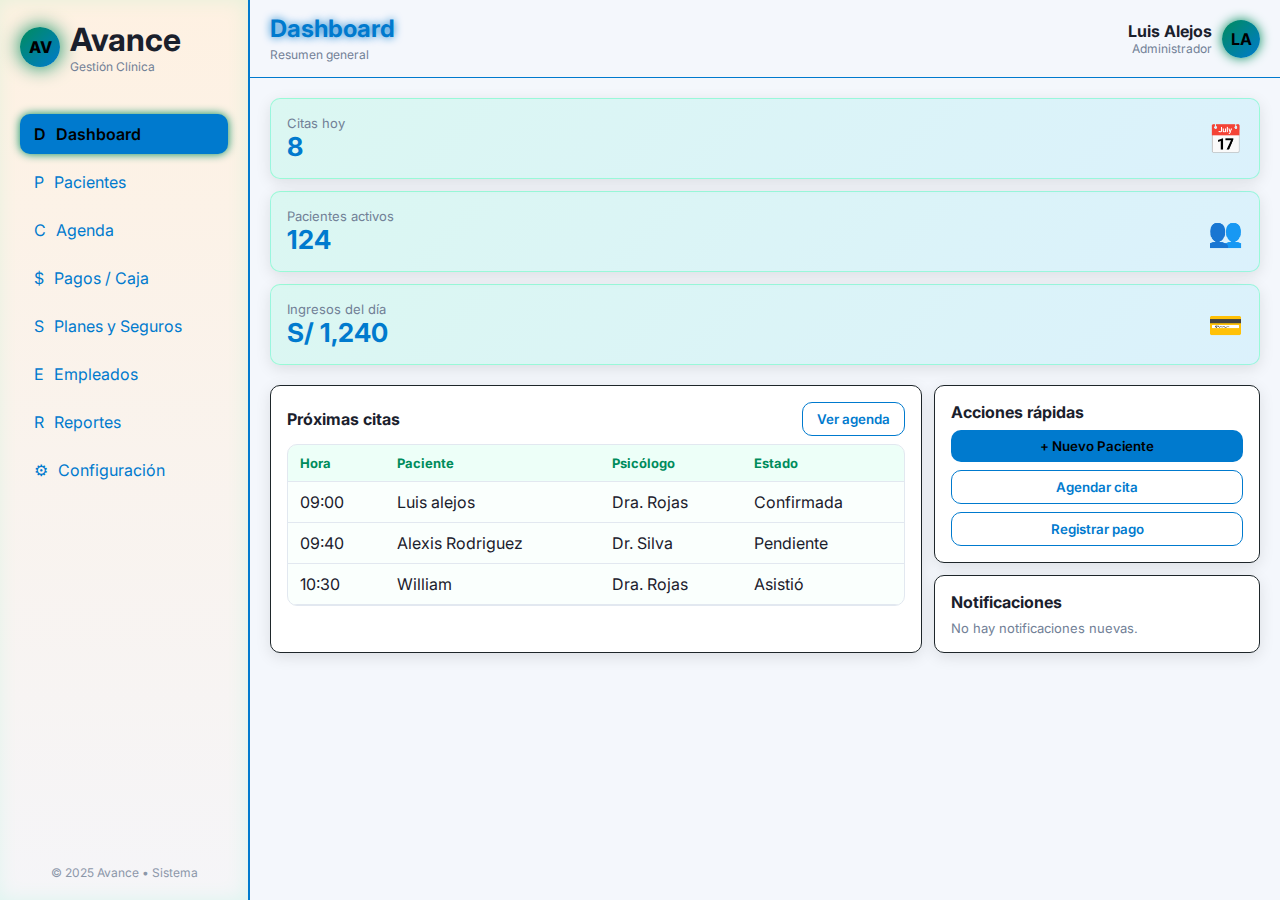
<file: index.html>
<!doctype html>
<html lang="es">
<head>
  <meta charset="utf-8" />
  <meta name="viewport" content="width=device-width,initial-scale=1" />
  <title>Prototipo - Consultorio Psicológico (SPA)</title>

  <!-- Fuente (opcional): Inter desde Google Fonts -->
  <link href="https://fonts.googleapis.com/css2?family=Inter:wght@300;400;600;700&display=swap" rel="stylesheet">

  <!-- Enlace al CSS externo -->
  <link rel="stylesheet" href="styles.css">
  <script src="index.js" defer></script>
</head>
<body>
  <div class="app" id="app">
    <!-- SIDEBAR -->
    <aside class="sidebar" role="navigation" aria-label="Main sidebar">
      <div class="brand">
        <div class="logo">AV</div>
        <div>
          <h1>Avance</h1>
          <div style="font-size:12px;color:var(--muted)">Gestión Clínica</div>
        </div>
      </div>

      <nav class="nav" id="menu">
        <div class="nav-item active" data-target="dashboard"><div class="nav-icon">D</div><div>Dashboard</div></div>
        <div class="nav-item" data-target="pacientes"><div class="nav-icon">P</div><div>Pacientes</div></div>
        <div class="nav-item" data-target="agenda"><div class="nav-icon">C</div><div>Agenda</div></div>
        <div class="nav-item" data-target="pagos"><div class="nav-icon">$</div><div>Pagos / Caja</div></div>
        <div class="nav-item" data-target="planes"><div class="nav-icon">S</div><div>Planes y Seguros</div></div>
        <div class="nav-item" data-target="empleados"><div class="nav-icon">E</div><div>Empleados</div></div>
        <div class="nav-item" data-target="reportes"><div class="nav-icon">R</div><div>Reportes</div></div>
        <div class="nav-item" data-target="config"><div class="nav-icon">⚙</div><div>Configuración</div></div>
      </nav>

      <div class="sidebar-footer">© 2025 Avance • Sistema</div>
    </aside>

    <!-- MAIN -->
    <main class="main" role="main">
      <header class="topbar">
        <div class="page-title">
          <h2 id="pageTitle">Dashboard</h2>
          <span id="pageSubtitle">Resumen general</span>
        </div>
        <div class="userbox">
          <div style="text-align:right">
            <div style="font-weight:700">Luis Alejos</div>
            <div style="font-size:12px;color:var(--muted)">Administrador</div>
          </div>
          <div class="avatar">LA</div>
        </div>
      </header>

      <section class="content">
        <!-- DASHBOARD VIEW -->
        <div id="dashboard" class="view active" role="region" aria-label="Dashboard">
          <div class="grid">
            <div class="card kpi">
              <div>
                <div class="label">Citas hoy</div>
                <div class="value">8</div>
              </div>
              <div style="font-size:28px;color:var(--accent)">📅</div>
            </div>
            <div class="card kpi">
              <div>
                <div class="label">Pacientes activos</div>
                <div class="value">124</div>
              </div>
              <div style="font-size:28px;color:#0ea5a4">👥</div>
            </div>
            <div class="card kpi">
              <div>
                <div class="label">Ingresos del día</div>
                <div class="value">S/ 1,240</div>
              </div>
              <div style="font-size:28px;color:#f59e0b">💳</div>
            </div>
          </div>

          <div class="grid" style="grid-template-columns:2fr 1fr">
            <div class="card">
              <div style="display:flex;justify-content:space-between;align-items:center;margin-bottom:8px">
                <strong>Próximas citas</strong>
                <button class="btn ghost" onclick="goTo('agenda')">Ver agenda</button>
              </div>
              <div class="table-wrap">
                <table>
                  <thead><tr><th>Hora</th><th>Paciente</th><th>Psicólogo</th><th>Estado</th></tr></thead>
                  <tbody>
                    <tr><td>09:00</td><td>Luis alejos</td><td>Dra. Rojas</td><td>Confirmada</td></tr>
                    <tr><td>09:40</td><td>Alexis Rodriguez</td><td>Dr. Silva</td><td>Pendiente</td></tr>
                    <tr><td>10:30</td><td>William </td><td>Dra. Rojas</td><td>Asistió</td></tr>
                  </tbody>
                </table>
              </div>
            </div>

            <div>
              <div class="card" style="margin-bottom:12px">
                <strong>Acciones rápidas</strong>
                <div style="display:flex;flex-direction:column;gap:8px;margin-top:8px">
                  <button class="btn" onclick="goTo('pacientes')">+ Nuevo Paciente</button>
                  <button class="btn ghost" onclick="goTo('agenda')">Agendar cita</button>
                  <button class="btn ghost" onclick="goTo('pagos')">Registrar pago</button>
                </div>
              </div>

              <div class="card">
                <strong>Notificaciones</strong>
                <div style="font-size:13px;color:var(--muted);margin-top:8px">No hay notificaciones nuevas.</div>
              </div>
            </div>
          </div>
        </div>

        <!-- PACIENTES VIEW -->
        <div id="pacientes" class="view" role="region" aria-label="Pacientes">
          <div style="display:flex;justify-content:space-between;align-items:center;margin-bottom:12px">
            <div>
              <h3 style="margin:0">Pacientes</h3>
              <div style="font-size:13px;color:var(--muted)">Buscar, crear y administrar pacientes</div>
            </div>
            <div style="display:flex;gap:8px;align-items:center">
              <input id="buscarPaciente" placeholder="Buscar por nombre o DNI" style="padding:8px 10px;border-radius:8px;border:1px solid var(--border);min-width:260px" />
              <button class="btn" onclick="openNewPatient()">+ Nuevo Paciente</button>
            </div>
          </div>

          <div class="table-wrap">
            <table>
              <thead><tr><th>#</th><th>Nombre completo</th><th>DNI</th><th>Plan</th><th>Últ. cita</th><th>Acciones</th></tr></thead>
              <tbody id="patientsTable">
                <tr>
                  <td>1</td>
                  <td>Alexis Rodriguez</td>
                  <td>87654321</td>
                  <td>Plan 10 sesiones</td>
                  <td>2025-10-02</td>
                  <td><button class="btn ghost" onclick="viewProfile(1)">Ver</button></td>
                </tr>
                <tr>
                  <td>2</td>
                  <td>William</td>
                  <td>71234567</td>
                  <td>-</td>
                  <td>2025-09-28</td>
                  <td><button class="btn ghost" onclick="viewProfile(2)">Ver</button></td>
                </tr>
              </tbody>
            </table>
          </div>
        </div>

        <!-- AGENDA VIEW -->
        <div id="agenda" class="view" role="region" aria-label="Agenda">
          <div style="display:flex;justify-content:space-between;align-items:center;margin-bottom:12px">
            <div>
              <h3 style="margin:0">Agenda de Citas</h3>
              <div style="font-size:13px;color:var(--muted)">Vista semanal / mensual</div>
            </div>
            <div>
              <button class="btn" onclick="openNewAppointment()">+ Agendar cita</button>
            </div>
          </div>

          <div class="card">
            <strong>Calendario (vista simplificada)</strong>
            <div style="margin-top:10px;color:var(--muted)">Este prototipo no integra calendario real; aquí se muestra una vista mock de la semana.</div>
            <div style="display:flex;gap:12px;margin-top:12px">
              <div style="flex:1;background:#f3f4f7;padding:12px;border-radius:8px;border:1px solid var(--border)">
                <div style="font-weight:700;margin-bottom:8px">Lunes</div>
                <div style="padding:8px 6px;border-radius:6px;background:#027515d8;border:1px dashed #e6eef9">09:00 - Juan Pérez - Dra. Rojas</div>
                <div style="padding:8px 6px;border-radius:6px;background:#fff;margin-top:8px;border:1px dashed #e6eef9">11:00 - María T. - Dr. Silva</div>
              </div>
              <div style="flex:1;background:#fbfcff;padding:12px;border-radius:8px;border:1px solid var(--border)">
                <div style="font-weight:700;margin-bottom:8px">Martes</div>
                <div style="padding:8px 6px;border-radius:6px;background:#fff;border:1px dashed #e6eef9">09:30 - Carlos D. - Dra. Rojas</div>
              </div>
              <div style="flex:1;background:#fbfcff;padding:12px;border-radius:8px;border:1px solid var(--border)">
                <div style="font-weight:700;margin-bottom:8px">Miércoles</div>
                <div style="padding:8px 6px;border-radius:6px;background:#fff;border:1px dashed #e6eef9">10:00 - Ana L. - Dr. Silva</div>
              </div>
            </div>
          </div>
        </div>

        <!-- PAGOS VIEW -->
      <div id="pagos" class="view" role="region" aria-label="Pagos">
          <div style="display:flex;justify-content:space-between;align-items:center;margin-bottom:12px">
            <div>
              <h3 style="margin:0">Pagos / Caja</h3>
              <div style="font-size:13px;color:var(--muted)">Registrar y consultar pagos</div>
            </div>
            <div><button class="btn" onclick="openPaymentModal()">+ Registrar pago</button></div>
          </div>

          <div class="card">
            <div style="display:flex;justify-content:space-between;align-items:center">
              <strong>Transacciones recientes</strong>
              <div style="font-size:13px;color:var(--muted)">Caja abierta: S/ 200.00</div>
            </div>
            <div style="margin-top:12px">
              <table>
                <thead><tr><th>Fecha</th><th>Paciente</th><th>Concepto</th><th>Monto</th><th>Método</th></tr></thead>
                <tbody>
                  <tr><td>2025-10-10</td><td>Juan Pérez</td><td>Sesión</td><td>S/ 120.00</td><td>Tarjeta</td></tr>
                  <tr><td>2025-10-10</td><td>María Torres</td><td>Plan 5 sesiones</td><td>S/ 450.00</td><td>Transferencia</td></tr>
                </tbody>
              </table>
            </div>
          </div>
        </div>

        <!-- PLANES VIEW -->
        <div id="planes" class="view" role="region" aria-label="Planes">
          <div style="display:flex;justify-content:space-between;align-items:center;margin-bottom:12px">
            <div>
              <h3 style="margin:0">Planes y Seguros</h3>
              <div style="font-size:13px;color:var(--muted)">Administrar planes y convenios</div>
            </div>
            <div><button class="btn" onclick="openNewPlan()">+ Nuevo plan</button></div>
          </div>

          <div style="display:grid;grid-template-columns:repeat(2,1fr);gap:12px">
            <div class="card">
              <strong>Plan 10 sesiones</strong>
              <div style="color:var(--muted);margin-top:6px">S/ 900 • Vigencia 6 meses</div>
              <div style="margin-top:12px"><button class="btn ghost">Editar</button></div>
            </div>

            <div class="card">
              <strong>Plan 5 sesiones</strong>
              <div style="color:var(--muted);margin-top:6px">S/ 500 • Vigencia 3 meses</div>
              <div style="margin-top:12px"><button class="btn ghost">Editar</button></div>
            </div>
          </div>
        </div>

        <!-- EMPLEADOS VIEW -->
        <div id="empleados" class="view" role="region" aria-label="Empleados">
          <div style="display:flex;justify-content:space-between;align-items:center;margin-bottom:12px">
            <div>
              <h3 style="margin:0">Empleados</h3>
              <div style="font-size:13px;color:var(--muted)">Psychólogos, Recepcionistas y Cajeros</div>
            </div>
            <div><button class="btn" onclick="openNewEmployee()">+ Nuevo empleado</button></div>
          </div>

          <div class="table-wrap">
            <table>
              <thead><tr><th>#</th><th>Nombre</th><th>Cargo</th><th>Teléfono</th><th>Acciones</th></tr></thead>
              <tbody>
                <tr><td>1</td><td>Dra. María Rojas</td><td>Psicólogo</td><td>987654321</td><td><button class="btn ghost">Editar</button></td></tr>
                <tr><td>2</td><td>Diego Ramos</td><td>Cajero</td><td>987111222</td><td><button class="btn ghost">Editar</button></td></tr>
              </tbody>
            </table>
          </div>
        </div>

        <!-- REPORTES VIEW -->
        <div id="reportes" class="view" role="region" aria-label="Reportes">
          <div style="display:flex;justify-content:space-between;align-items:center;margin-bottom:12px">
            <div><h3 style="margin:0">Reportes</h3><div style="font-size:13px;color:var(--muted)">Generar reportes y exportar</div></div>
            <div><button class="btn">Exportar CSV</button></div>
          </div>
          <div class="card">
            <div style="display:flex;gap:12px">
              <div style="flex:1">
                <label style="display:block;font-weight:600;margin-bottom:6px">Rango de fechas</label>
                <input type="date" style="padding:8px;border-radius:8px;border:1px solid var(--border)" />
              </div>
              <div style="flex:1">
                <label style="display:block;font-weight:600;margin-bottom:6px">Tipo</label>
                <select style="padding:8px;border-radius:8px;border:1px solid var(--border)"><option>Financiero</option><option>Pacientes</option></select>
              </div>
              <div style="flex:1;display:flex;align-items:end;justify-content:flex-end">
                <button class="btn">Generar</button>
              </div>
            </div>
          </div>
        </div>

        <!-- CONFIG VIEW -->
        <div id="config" class="view" role="region" aria-label="Configuración">
          <div style="display:flex;justify-content:space-between;align-items:center;margin-bottom:12px">
            <div><h3 style="margin:0">Configuración</h3><div style="font-size:13px;color:var(--muted)">Ajustes del sistema</div></div>
          </div>
          <div class="card">
            <strong>Usuarios y roles</strong>
            <div style="margin-top:8px;color:var(--muted)">Gestiona usuarios del sistema (no hay operaciones reales en este prototipo)</div>
          </div>
        </div>

      </section>
    </main>
  </div>

  <!-- Simple modals & JS functions (non-persistent prototypes) -->
  <script>
  </script>
</body>
</html>
</file>
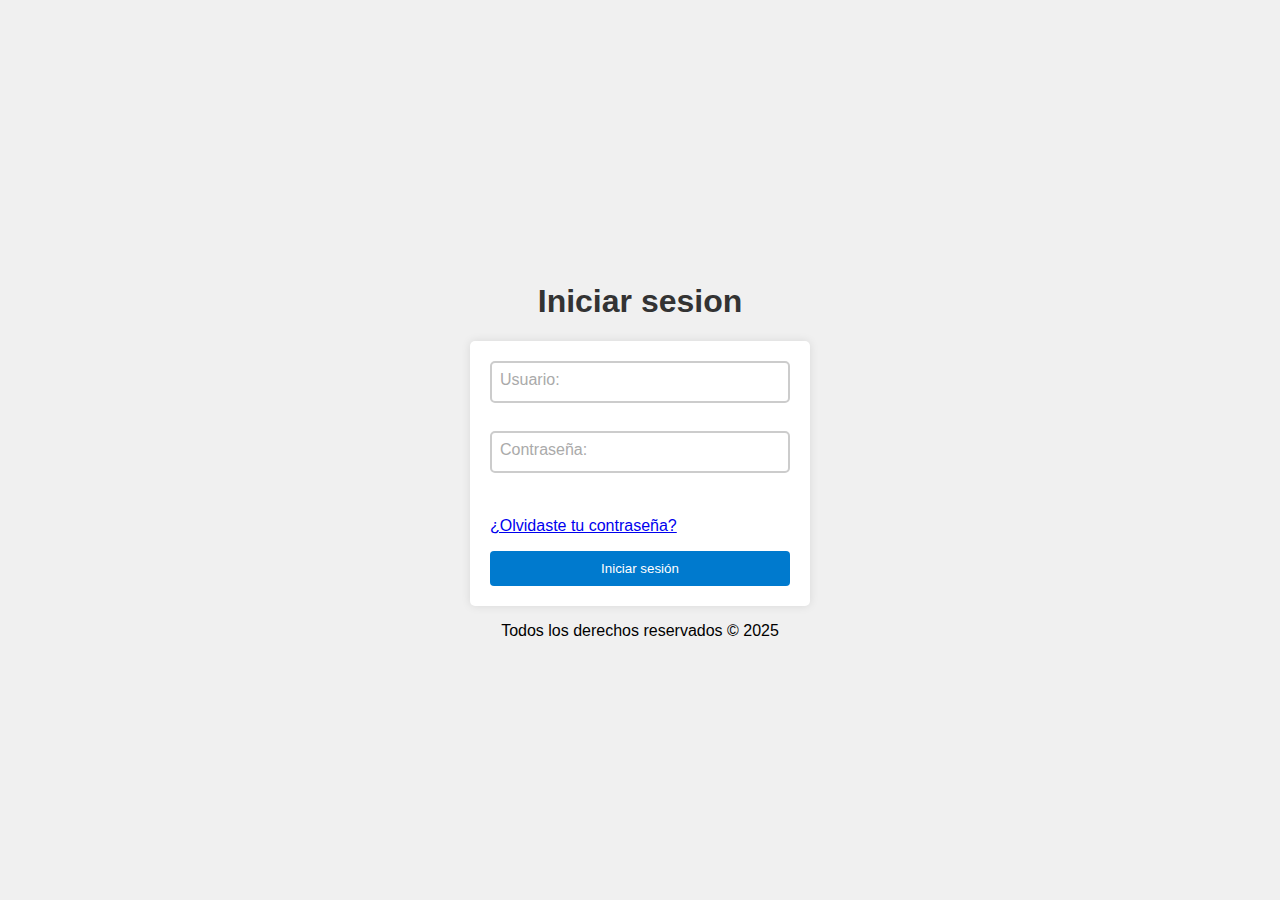
<file: login.html>
<!DOCTYPE html>
<html lang="en">
<head>
    <meta charset="UTF-8">
    <meta name="viewport" content="width=device-width, initial-scale=1.0">
    <title>Iniciar sesion</title>
</head>
<body>
    <style>

        :root {
            --bg: #f4f7fc;               /* fondo base muy claro */
            --sidebar-bg: #ffffff;       /* fondo del menú blanco */
            --card-bg: #ffffff;          /* tarjetas blancas */
            --text: #1a202c;             /* texto principal oscuro */
            --muted: #718096;            /* texto secundario grisáceo */
            --border: #e2e8f0;           /* bordes sutiles y claros */
            --accent: #008c5c;           /* verde vibrante (menos neón) */
            --accent2: #007ace;          /* azul clásico y fuerte */
            --danger: #e53e3e;           /* rojo de alerta */
            --radius: 10px;
            --shadow: 0 4px 15px rgba(0,0,0,0.1);
        }
    
        body {
            font-family: Arial, sans-serif;
            background-color: #f0f0f0;
            display: flex;
            flex-direction: column;
            align-items: center;
            justify-content: center;
            height: 100vh;
            margin: 0;
        }
        h1 {
            color: #333;
        }
        form {
            background-color: #fff;
            padding: 20px;
            border-radius: 5px;
            box-shadow: 0 0 10px rgba(0, 0, 0, 0.1);
        }
        label {
            display: block;
            margin-bottom: 8px;
            color: #555;
        }
        input {
            
            padding: 8px;
            margin-bottom: 10px;
            border: 1px solid #ccc;
            border-radius: 4px;
        }
        button {
            width: 100%;
            padding: 10px;
            background-color: var(--accent2);
            color: white;
            border: none;
            border-radius: 4px;
            cursor: pointer;
        }
        button:hover {
            background-color: var(--danger);
        }

        .input-container {
    position: relative; 
    width: 300px;
}


.input-field {
    width: 100%;
    padding: 10px;
    font-size: 16px;
    border: 2px solid #ccc;
    border-radius: 5px;
    outline: none; /* Quitamos el borde al hacer foco */
    background-color: transparent; /* Fondo transparente para ver el label detrás */
    box-sizing: border-box; /* Para que el padding no afecte el ancho total */
}

.input-label {
    position: absolute; /* Se posiciona relativo al .input-container */
    top: 10px;
    left: 10px;
    font-size: 16px;
    color: #aaa;
    pointer-events: none; /* Permite hacer clic "a través" del label al input */
    transition: all 0.2s ease-in-out; /* La animación suave */
}

.input-field:focus + .input-label,
.input-field:not(:placeholder-shown) + .input-label {
    top: -10px; /* Mueve el label hacia arriba */
    left: 8px;
    font-size: 12px; /* Lo hace más pequeño */
    color: #007bff; /* Cambia de color para dar feedback */
    background-color: #f0f2f5; /* Mismo color del fondo para "cortar" el borde */
    padding: 0 5px;
}


.input-field:focus {
    border-color: #007bff;
}
    </style>
    <header>
        <div>
            <svg viewBox="0 0 24 24" id="meteor-icon-kit__regular-smile-beam" fill="none" xmlns="http://www.w3.org/2000/svg"><g id="SVGRepo_bgCarrier" stroke-width="0"></g><g id="SVGRepo_tracerCarrier" stroke-linecap="round" stroke-linejoin="round"></g><g id="SVGRepo_iconCarrier"><path fill-rule="evenodd" clip-rule="evenodd" d="M12 24C5.37258 24 0 18.6274 0 12C0 5.37258 5.37258 0 12 0C18.6274 0 24 5.37258 24 12C24 18.6274 18.6274 24 12 24ZM12 22C17.5228 22 22 17.5228 22 12C22 6.47715 17.5228 2 12 2C6.47715 2 2 6.47715 2 12C2 17.5228 6.47715 22 12 22ZM6.05132 15.3162C5.87667 14.7923 6.15983 14.226 6.68377 14.0513C7.20772 13.8767 7.77404 14.1598 7.94868 14.6838C8.02839 14.9229 8.26749 15.3533 8.70711 15.7929C9.46008 16.5459 10.5197 17 12 17C13.4803 17 14.5399 16.5459 15.2929 15.7929C15.7325 15.3533 15.9716 14.9229 16.0513 14.6838C16.226 14.1598 16.7923 13.8767 17.3162 14.0513C17.8402 14.226 18.1233 14.7923 17.9487 15.3162C17.7784 15.8271 17.3925 16.5217 16.7071 17.2071C15.5851 18.3291 14.0197 19 12 19C9.98027 19 8.41492 18.3291 7.29289 17.2071C6.60751 16.5217 6.22161 15.8271 6.05132 15.3162ZM7.5547 9.83205C7.09517 10.1384 6.4743 10.0142 6.16795 9.5547C5.8616 9.09517 5.98577 8.4743 6.4453 8.16795L6.8359 7.90755C7.8436 7.23575 9.1564 7.23575 10.1641 7.90755L10.5547 8.16795C11.0142 8.4743 11.1384 9.09517 10.8321 9.5547C10.5257 10.0142 9.90483 10.1384 9.4453 9.83205L9.0547 9.57165C8.7188 9.34772 8.2812 9.34772 7.9453 9.57165L7.5547 9.83205ZM14.5547 9.83205C14.0952 10.1384 13.4743 10.0142 13.1679 9.5547C12.8616 9.09517 12.9858 8.4743 13.4453 8.16795L13.8359 7.90755C14.8436 7.23575 16.1564 7.23575 17.1641 7.90755L17.5547 8.16795C18.0142 8.4743 18.1384 9.09517 17.8321 9.5547C17.5257 10.0142 16.9048 10.1384 16.4453 9.83205L16.0547 9.57165C15.7188 9.34772 15.2812 9.34772 14.9453 9.57165L14.5547 9.83205Z" fill="#758CA3"></path></g></svg>
        </div>
    </header>
    <h1>Iniciar sesion</h1>
    <form action="dashboard.html" method="post">

        <div class="input-container">
        <input class="input-field" placeholder=" " type="text" id="username" name="username" required>
        <label class="input-label" for="username">Usuario:</label>

        </div>

        <br>
        <div class="input-container" class="floating-label">
        <input class="input-field" placeholder=" " type="password" id="password" name="password" required>
        <label class="input-label" for="password">Contraseña:</label>

        </div>
        <br>
        <p><a href="#">¿Olvidaste tu contraseña?</a></p>
    
        <button type="submit">Iniciar sesión</button>
    </form>

    <footer>
        <p> Todos los derechos reservados &copy; 2025</p>
    </footer>

    
    
</body>
</html>
</file>
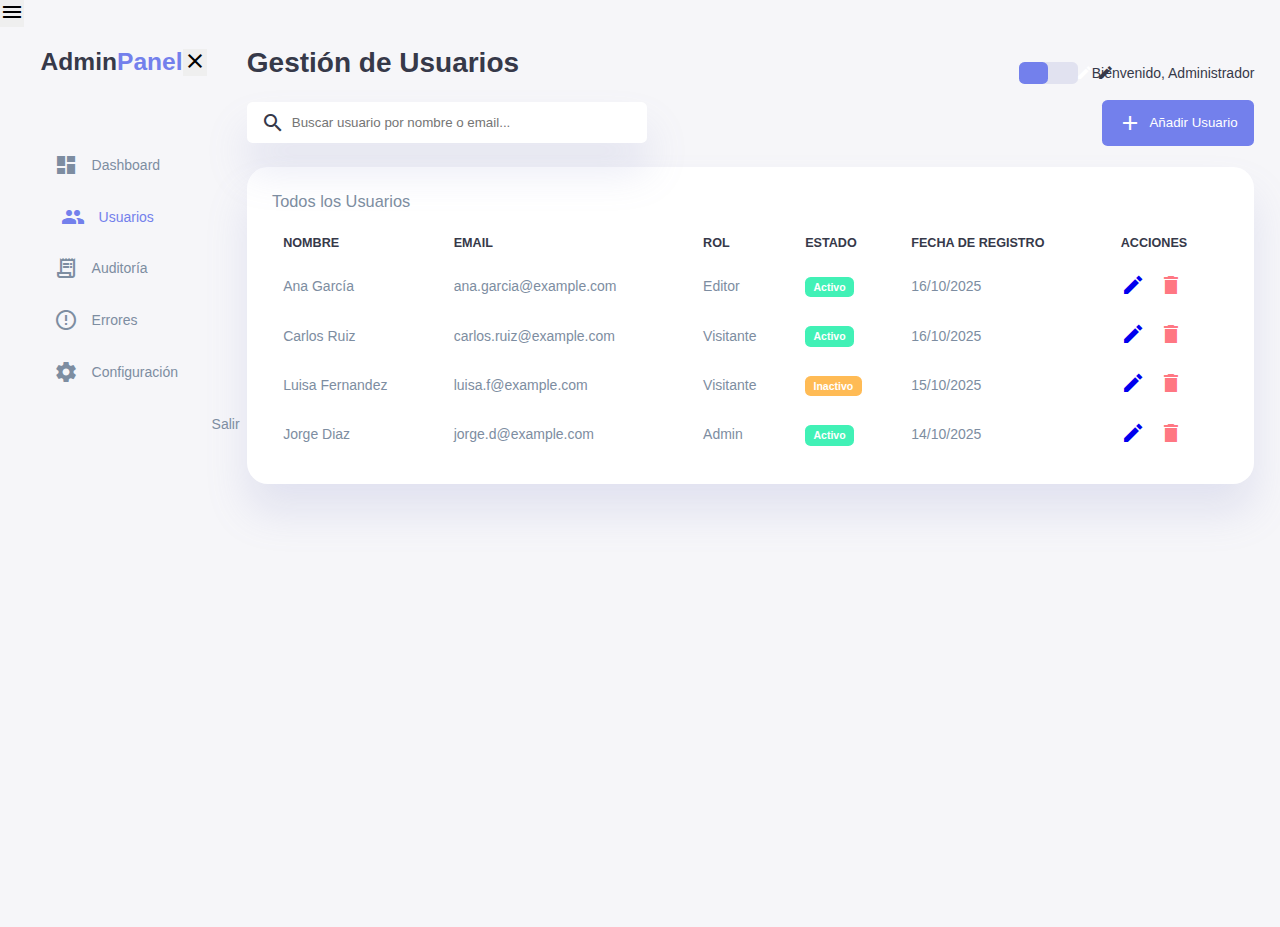
<file: usuarios.html>
<!DOCTYPE html>
<html lang="es">
<head>
    <meta charset="UTF-8">
    <meta name="viewport" content="width=device-width, initial-scale=1.0">
    <title>Admin Dashboard</title>
    <link rel="stylesheet" href="dashboard.css">
    <link href="https://fonts.googleapis.com/icon?family=Material+Icons+Sharp" rel="stylesheet">
</head>
<body class="">
    <!-- Botón menú hamburguesa para móviles -->
    <button class="menu-toggle" id="menuToggle" aria-label="Abrir menú">
        <span class="material-icons-sharp">menu</span>
    </button>

    <div class="dashboard-container">
        <aside class="sidebar" id="sidebar">
            <div class="sidebar-header">
                <h3>Admin<span class="text-primary">Panel</span></h3>
                <button class="close-menu" id="closeMenu" aria-label="Cerrar menú">
                    <span class="material-icons-sharp">close</span>
                </button>
            </div>
            <ul class="sidebar-menu">
                <li><a href="dashboard.html"><span class="material-icons-sharp">dashboard</span> <h4>Dashboard</h4></a></li>
                <li class="active"><a href="#"><span class="material-icons-sharp">group</span> <h4>Usuarios</h4></a></li>
                <li><a href="auditoria.html"><span class="material-icons-sharp">receipt_long</span> <h4>Auditoría</h4></a></li>
                <li><a href="#"><span class="material-icons-sharp">error_outline</span> <h4>Errores</h4></a></li>
                <li><a href="configuracion.html"><span class="material-icons-sharp">settings</span> <h4>Configuración</h4></a></li>
                <li><a href="#"><span class="material-icons-sharp">logout</span> <h4>Salir</h4></a></li>
            </ul>
        </aside>

        <main class="main-content">
            <dialog id="addUserDialog" class="dialog">
                <form method="dialog" class="dialog-form">
                    <label for="">
                        <h2>Añadir Nuevo Usuario</h2>
                        <div class="form-group">
                            <label for="nombre">Nombre Completo</label>
                            <input type="text" id="nombre" class="form-input full-width" placeholder="Ej: Juan Pérez">
                        </div>
                        <div class="form-group">
                            <label for="email">Correo Electrónico</label>
                            <input type="email" id="email" class="form-input full-width" placeholder="Ej: juan.perez@example.com">
                        </div>
                        <div class="form-group">
                            <label for="rol">Rol</label>
                            <select id="rol" class="form-input full-width">
                                <option value="admin">Admin</option>
                                <option value="editor">Editor</option>
                                <option value="viewer">Visitante</option>
                            </select>
                        </div>
                        <div class="form-group">
                            <label for="estado">Estado</label>
                            <select id="estado" class="form-input full-width">
                                <option value="active">Activo</option>
                                <option value="inactive">Inactivo</option>
                            </select>
                        </div>
                        <div class="form-actions">
                            <button class="btn btn-secondary" type="reset">Cancelar</button>
                            <button class="btn btn-primary" type="submit">Guardar Usuario</button>
                        </div>

                    </label>
                </form>
            </dialog>
    <header class="main-header">
        <h1>Gestión de Usuarios</h1>
        <div class="header-actions">
            <div class="theme-toggler">
                <span class="material-icons-sharp active">light_mode</span>
                <span class="material-icons-sharp">dark_mode</span>
            </div>
            <p>Bienvenido, Administrador</p>
        </div>
    </header>

    <div class="page-actions">
        <div class="search-bar">
            <span class="material-icons-sharp">search</span>
            <input type="search" placeholder="Buscar usuario por nombre o email...">
        </div>
        <button class="btn btn-primary">
            <span class="material-icons-sharp">add</span>
            Añadir Usuario
        </button>
    </div>

    <div class="widget-card full-width">
         <h3 class="widget-title">Todos los Usuarios</h3>
         <div class="widget-content">
            <table>
                <thead>
                    <tr>
                        <th>Nombre</th>
                        <th>Email</th>
                        <th>Rol</th>
                        <th>Estado</th>
                        <th>Fecha de Registro</th>
                        <th>Acciones</th>
                    </tr>
                </thead>
                <tbody>
                    <tr>
                        <td>Ana García</td>
                        <td>ana.garcia@example.com</td>
                        <td>Editor</td>
                        <td><span class="status active">Activo</span></td>
                        <td>16/10/2025</td>
                        <td class="action-buttons">
                            <a href="#" class="text-primary"><span class="material-icons-sharp">edit</span></a>
                            <a href="#" class="text-danger"><span class="material-icons-sharp">delete</span></a>
                        </td>
                    </tr>
                    <tr>
                        <td>Carlos Ruiz</td>
                        <td>carlos.ruiz@example.com</td>
                        <td>Visitante</td>
                        <td><span class="status active">Activo</span></td>
                        <td>16/10/2025</td>
                        <td class="action-buttons">
                            <a href="#" class="text-primary"><span class="material-icons-sharp">edit</span></a>
                            <a href="#" class="text-danger"><span class="material-icons-sharp">delete</span></a>
                        </td>
                    </tr>
                    <tr>
                        <td>Luisa Fernandez</td>
                        <td>luisa.f@example.com</td>
                        <td>Visitante</td>
                        <td><span class="status inactive">Inactivo</span></td>
                        <td>15/10/2025</td>
                        <td class="action-buttons">
                            <a href="#" class="text-primary"><span class="material-icons-sharp">edit</span></a>
                            <a href="#" class="text-danger"><span class="material-icons-sharp">delete</span></a>
                        </td>
                    </tr>
                    <tr>
                        <td>Jorge Diaz</td>
                        <td>jorge.d@example.com</td>
                        <td>Admin</td>
                        <td><span class="status active">Activo</span></td>
                        <td>14/10/2025</td>
                        <td class="action-buttons">
                            <a href="#" class="text-primary"><span class="material-icons-sharp">edit</span></a>
                            <a href="#" class="text-danger"><span class="material-icons-sharp">delete</span></a>
                        </td>
                    </tr>
                </tbody>
            </table>
         </div>
    </div>
</main>

        
        
    </div>

    <script>
    // Toggle de tema oscuro/claro
    const themeToggler = document.querySelector('.theme-toggler');

    themeToggler.addEventListener('click', () => {
        // Alterna la clase del tema oscuro en el body
        document.body.classList.toggle('dark-theme-variables');

        // Alterna el icono activo (sol/luna)
        themeToggler.querySelector('span:nth-child(1)').classList.toggle('active');
        themeToggler.querySelector('span:nth-child(2)').classList.toggle('active');
    });

    // Menú hamburguesa para móviles
    const menuToggle = document.getElementById('menuToggle');
    const sidebar = document.getElementById('sidebar');
    const closeMenu = document.getElementById('closeMenu');

    menuToggle.addEventListener('click', () => {
        sidebar.classList.add('active');
    });

    closeMenu.addEventListener('click', () => {
        sidebar.classList.remove('active');
    });

    document.addEventListener('click', (e) => {
        if (!sidebar.contains(e.target) && !menuToggle.contains(e.target)) {
            sidebar.classList.remove('active');
        }
    });

    const menuLinks = document.querySelectorAll('.sidebar-menu a');
    menuLinks.forEach(link => {
        link.addEventListener('click', () => {
            sidebar.classList.remove('active');
        });
    });

    // Diálogo de agregar usuario
    const addUserButton = document.querySelector('.page-actions .btn-primary');
    const addUserDialog = document.getElementById('addUserDialog');
    const cancelBtn = addUserDialog.querySelector('button[type="reset"]');

    addUserButton.addEventListener('click', () => {
        addUserDialog.showModal();
    });

    cancelBtn.addEventListener('click', () => {
        addUserDialog.close();
    });
</script>
</body>
</file>
<file: styles.css>
/* =============================
   VARIABLES DE COLOR Y ESTILO
============================= */


:root {
  --bg: #f4f7fc;               /* fondo base muy claro */
  --sidebar-bg: #ffffff;       /* fondo del menú blanco */
  --card-bg: #ffffff;          /* tarjetas blancas */
  --text: #1a202c;             /* texto principal oscuro */
  --muted: #718096;            /* texto secundario grisáceo */
  --border: #e2e8f0;           /* bordes sutiles y claros */
  --accent: #008c5c;           /* verde vibrante (menos neón) */
  --accent2: #007ace;          /* azul clásico y fuerte */
  --danger: #e53e3e;           /* rojo de alerta */
  --radius: 10px;
  --shadow: 0 4px 15px rgba(0,0,0,0.1);
}






/* =============================
   RESETEO GENERAL
============================= */
* {
  margin: 0;
  padding: 0;
  box-sizing: border-box;
  font-family: 'Inter', sans-serif;
}

body {
  background: var(--bg);
  color: var(--text);
  display: flex;
  height: 100vh;
  overflow: hidden;
}

section {
  background-color: var(--bg);
}

/* =============================
   LAYOUT PRINCIPAL
============================= */
.app {
  display: flex;
  width: 100%;
  height: 100%;
}

/* =============================
   SIDEBAR (MENÚ LATERAL)
============================= */
.sidebar {
  width: 250px;
  background: linear-gradient(180deg, #fef1e2 0%, #f5f5f8 100%);
  border-right: 2px solid var(--accent2);
  display: flex;
  flex-direction: column;
  justify-content: space-between;
  padding: 20px;
  box-shadow: inset -2px 0 20px rgba(0,255,153,0.1);
}

.brand {
  display: flex;
  align-items: center;
  gap: 10px;
}


  .logo {
  width: 40px;
  height: 40px;
  background: linear-gradient(135deg, var(--accent), var(--accent2));
  border-radius: 50%;
  display: flex;
  justify-content: center;
  align-items: center;
  color: #000;
  font-weight: 800;
  box-shadow: 0 0 20px var(--accent);
  animation: pulseLogo 3s infinite ease-in-out;
}


.nav {
  margin-top: 40px;
  flex: 1;
}

.nav-item {
  display: flex;
  align-items: center;
  gap: 10px;
  padding: 10px 14px;
  border-radius: var(--radius);
  color: var(--accent2);
  margin-bottom: 8px;
  cursor: pointer;
  transition: all 0.3s ease;
}

.nav-item:hover {
  background: rgba(0,255,153,0.1);
  color: var(--accent);
  text-shadow: 0 0 8px var(--accent);
}

.nav-item.active {
  background: var(--accent2);
  color: #000;
  font-weight: 600;
  box-shadow: 0 0 10px var(--accent);
}

.sidebar-footer {
  font-size: 12px;
  text-align: center;
  color: var(--muted);
  opacity: 0.8;
}

/* =============================
   MAIN AREA
============================= */
.main {
  flex: 1;
  display: flex;
  flex-direction: column;
  overflow: hidden;
  background: radial-gradient(circle at top left, #001a10 0%, #000000 90%);
}

/* TOPBAR */
.topbar {
  background: var(--bg);
  border-bottom: 1px solid var(--accent2);
  display: flex;
  justify-content: space-between;
  align-items: center;
  padding: 14px 20px;
  box-shadow: 0 2px 10px rgba(0,255,153,0.1);
}

.page-title h2 {
  color: var(--accent2);
  text-shadow: 0 0 8px var(--accent2);
}

.page-title span {
  font-size: 12px;
  color: var(--muted);
}

/* USUARIO SUPERIOR */
.userbox {
  display: flex;
  align-items: center;
  gap: 10px;
}

.avatar {
  width: 38px;
  height: 38px;
  border-radius: 50%;
  background: linear-gradient(135deg, var(--accent), var(--accent2));
  color: #000;
  display: flex;
  align-items: center;
  justify-content: center;
  font-weight: 700;
  box-shadow: 0 0 12px var(--accent);
}

/* =============================
   CONTENIDO PRINCIPAL
============================= */
.content {
  flex: 1;
  padding: 20px;
  overflow-y: auto;
}

.view {
  display: none;
  animation: fadeIn 0.5s ease-in-out;
}

.view.active {
  display: block;
}

/* Tarjetas y cuadros */
.card {
  background: var(--card-bg);
  padding: 16px;
  border-radius: var(--radius);
  box-shadow: var(--shadow);
  border: 1px solid #1e262a;
  transition: all 0.3s ease;
}

.card:hover {
  border-color: var(--accent);
  box-shadow: 0 0 15px rgba(0,255,153,0.25);
}

.grid {
  display: grid;
  gap: 12px;
  margin-bottom: 20px;
}

/* KPI CARDS */
.kpi {
  display: flex;
  align-items: center;
  justify-content: space-between;
  background: linear-gradient(135deg, rgba(0,255,153,0.1), rgba(0,198,255,0.1));
  border: 1px solid rgba(0,255,153,0.3);
}

.label {
  font-size: 13px;
  color: var(--muted);
}

.value {
  font-size: 26px;
  font-weight: 700;
  color: var(--accent2);
}

/* BOTONES */
.btn {
  background: var(--accent2);
  color: #000;
  padding: 8px 14px;
  border-radius: var(--radius);
  border: none;
  cursor: pointer;
  font-weight: 600;
  transition: all 0.3s ease;
}

.btn:hover {
  background: var(--accent2);
  color: #fff;
  box-shadow: 0 0 8px var(--accent2);
}

.btn.ghost {
  background: transparent;
  border: 1px solid var(--accent2);
  color: var(--accent2);
}

.btn.ghost:hover {
  background: var(--accent);
  color: #000;
}

/* TABLAS */
.table-wrap {
  overflow-x: auto;
  background: rgba(0,255,153,0.02);
  border-radius: var(--radius);
  border: 1px solid var(--border);
}

table {
  width: 100%;
  border-collapse: collapse;
}

th, td {
  padding: 10px 12px;
  border-bottom: 1px solid var(--border);
  text-align: left;
}

th {
  background: rgba(0,255,153,0.05);
  color: var(--accent);
  font-size: 13px;
}

tr:hover td {
  background: rgba(0,255,153,0.05);
}



/* =============================
   ANIMACIONES
============================= */
@keyframes fadeIn {
  from {opacity: 0; transform: translateY(5px);}
  to {opacity: 1; transform: translateY(0);}
}
</file>
<file: dashboard.css>
:root {
    --color-primary: #7380ec;
    --color-danger: #ff7782;
    --color-success: #41f1b6;
    --color-warning: #ffbb55;
    --color-info-dark: #7d8da1;
    
    /* === TEMA CLARO === */
    --color-background: #f6f6f9;
    --color-white: #ffffff;
    --color-dark: #363949;
    --color-light: rgba(132, 139, 200, 0.18);
    --box-shadow: 0 2rem 3rem var(--color-light);

    --card-border-radius: 1.5rem;
    --border-radius-1: 0.4rem;
    --card-padding: 1.8rem;
}


body.dark-theme-variables {
    --color-background: #181a1e;
    --color-white: #202528;
    --color-dark: #edeffd;
    --color-light: rgba(0, 0, 0, 0.4);
    --box-shadow: 0 2rem 3rem var(--color-light);
}



* {
    margin: 0; padding: 0; outline: 0; appearance: none;
    border: 0; text-decoration: none; list-style: none; box-sizing: border-box;
}

html { font-size: 14px; }

body {
    font-family: 'Poppins', sans-serif;
    background: var(--color-background);
    color: var(--color-dark);
    min-height: 100vh;
}


.dashboard-container {
    display: grid; 
    width: 96%; 
    margin: 0 auto;
    gap: 1.8rem; 
    grid-template-columns: 14rem auto;
}





/* --- Barra Lateral (Sidebar) --- */
.sidebar { height: 100vh; }
.sidebar-header { display: flex; align-items: center; justify-content: center; height: 5rem; font-size: 1.5rem; }
.sidebar-header .text-primary { color: var(--color-primary); }
.sidebar-menu { display: flex; flex-direction: column; height: 86vh; position: relative; top: 3rem; }
.sidebar-menu a { display: flex; color: var(--color-info-dark); margin-left: 2rem; gap: 1rem; align-items: center; height: 3.7rem; transition: all 300ms ease; }
.sidebar-menu a h4 { font-weight: 500; }
.sidebar-menu a:hover, .sidebar-menu li.active a { color: var(--color-primary); }
.sidebar-menu a:hover span, .sidebar-menu li.active span { margin-left: 0.5rem; }

/* --- Contenido Principal --- */
.main-content { margin-top: 1.4rem; }
.main-header { display: flex; justify-content: space-between; align-items: center; }
.main-header h1 { font-weight: 800; margin-bottom: 1.5rem; }
.text-muted { color: var(--color-info-dark); }
.header-actions { display: flex; align-items: center; gap: 1rem; }

/* --- Interruptor de Tema --- */
.theme-toggler {
    background: var(--color-light);
    display: flex; justify-content: space-between; align-items: center;
    height: 1.6rem; width: 4.2rem; cursor: pointer;
    border-radius: var(--border-radius-1);
}
.theme-toggler span {
    font-size: 1.2rem; width: 50%; height: 100%;
    display: flex; align-items: center; justify-content: center;
}
.theme-toggler span.active {
    background: var(--color-primary);
    color: white;
    border-radius: var(--border-radius-1);
}

/* --- Grid de Widgets --- */
.widgets-grid { display: grid; grid-template-columns: repeat(auto-fit, minmax(250px, 1fr)); gap: 1.6rem; }
.widgets-grid.planes { grid-template-columns: repeat(auto-fit, max(350px)); }
.widget-card {
    background: var(--color-white);
    padding: var(--card-padding); border-radius: var(--card-border-radius);
    box-shadow: var(--box-shadow); transition: all 300ms ease;
}

.widget-card.plan {
    color: white;
    max-width: 350px;
}

.include {
    color: gray;
}

.widget-card:hover { box-shadow: none; }
.widget-card.full-width { grid-column: 1 / -1; }
.widget-title { margin-bottom: 0.8rem; color: var(--color-info-dark); font-weight: 500; }
.metric { font-size: 2.5rem; font-weight: 700; color: var(--color-primary); }
.metric-danger { color: var(--color-danger); }
.status-indicator { display: flex; align-items: center; gap: 0.8rem; font-size: 1.2rem; font-weight: 600; }
.status-circle { width: 12px; height: 12px; border-radius: 50%; }
.status-circle.online { background: var(--color-success); }
.widget-link { color: var(--color-primary); font-size: 0.9rem; }

/* --- Tabla --- */
table { width: 100%; border-collapse: collapse; margin-top: 1rem; }
table th, table td { padding: 0.8rem; text-align: left; color: var(--color-info-dark); }
table th { font-size: 0.9rem; text-transform: uppercase; color: var(--color-dark); }
table tbody tr { background: var(--color-white); }
table tbody tr:hover { background: var(--color-light); }

/* --- Estilos para la página de Usuarios --- */
.page-actions {
    display: flex;
    justify-content: space-between;
    align-items: center;
    margin-bottom: 1.5rem;
    gap: 1rem;
}

.search-bar {
    display: flex;
    align-items: center;
    background: var(--color-white);
    padding: 0.6rem 1rem;
    border-radius: var(--border-radius-1);
    box-shadow: var(--box-shadow);
    gap: 0.5rem;
    width: 100%;
    max-width: 400px;
}

.search-bar input[type="search"] {
    background: transparent;
    width: 100%;
    color: var(--color-dark);
}

.btn {
    display: inline-flex;
    align-items: center;
    gap: 0.5rem;
    padding: 0.8rem 1.2rem;
    border-radius: var(--border-radius-1);
    cursor: pointer;
    font-weight: 500;
    transition: all 300ms ease;
}

.btn-primary {
    background: var(--color-primary);
    color: #ffffff;
}

.btn:hover {
    opacity: 0.85;
}

.status {
    padding: 0.3rem 0.6rem;
    border-radius: var(--border-radius-1);
    font-size: 0.75rem;
    font-weight: 600;
}

.status.active {
    background: var(--color-success);
    color: #ffffff;
}

.status.inactive {
    background: var(--color-warning);
    color: #ffffff;
}

.action-buttons {
    display: flex;
    gap: 1rem;
}

.text-danger { color: var(--color-danger); }

/* --- Estilos para Auditoría y Configuración --- */
.filter-group {
    display: flex;
    gap: 1rem;
}

.form-input {
    background: var(--color-white);
    color: var(--color-dark);
    padding: 0.6rem 1rem;
    border-radius: var(--border-radius-1);
    box-shadow: var(--box-shadow);
}

.log-tag {
    padding: 0.3rem 0.6rem;
    border-radius: var(--border-radius-1);
    font-size: 0.75rem;
    font-weight: 600;
    color: #ffffff;
}

.log-tag.log-delete { background: var(--color-danger); }
.log-tag.log-update { background: var(--color-primary); }
.log-tag.log-login { background: var(--color-success); }

/* --- Estilos de Configuración --- */
.settings-grid {
    display: grid;
    grid-template-columns: 1fr;
    gap: 1.6rem;
}

.setting-item {
    display: flex;
    justify-content: space-between;
    align-items: center;
    padding: 1rem 0;
}

.form-group {
    margin-bottom: 1rem;
}

.form-group label {
    display: block;
    margin-bottom: 0.5rem;
    font-weight: 500;
}

.form-input.full-width {
    width: 100%;
}

/* Toggle Switch */
.toggle-switch { position: relative; display: inline-block; width: 50px; height: 28px; }
.toggle-input { opacity: 0; width: 0; height: 0; }
.toggle-label {
    position: absolute; cursor: pointer;
    top: 0; left: 0; right: 0; bottom: 0;
    background-color: var(--color-info-dark);
    transition: .4s;
    border-radius: 34px;
}
.toggle-label:before {
    position: absolute; content: "";
    height: 20px; width: 20px;
    left: 4px; bottom: 4px;
    background-color: white;
    transition: .4s;
    border-radius: 50%;
}
.toggle-input:checked + .toggle-label { background-color: var(--color-primary); }
.toggle-input:checked + .toggle-label:before { transform: translateX(22px); }

dialog {
    border: none;
    border-radius: var(--border-radius-1);
    box-shadow: var(--box-shadow);
    padding: 1.5rem;
    position: fixed;
    top: 50%;
    left: 50%;
    transform: translate(-50%, -50%);
    margin: 0;
}
.dialog-form {
    display: flex;
    flex-direction: column;
    gap: 1rem;
}
.dialog-form label {
    display: flex;
    flex-direction: column;
    font-weight: 500;
    color: var(--color-info-dark);
}
.dialog-form input, .dialog-form select {
    margin-top: 0.5rem;
    padding: 0.6rem 1rem;
    border-radius: var(--border-radius-1);  
    background: var(--color-white);
    color: var(--color-dark);
    box-shadow: var(--box-shadow);
}
.dialog-form button {
    align-self: flex-end;   
}
</file>
